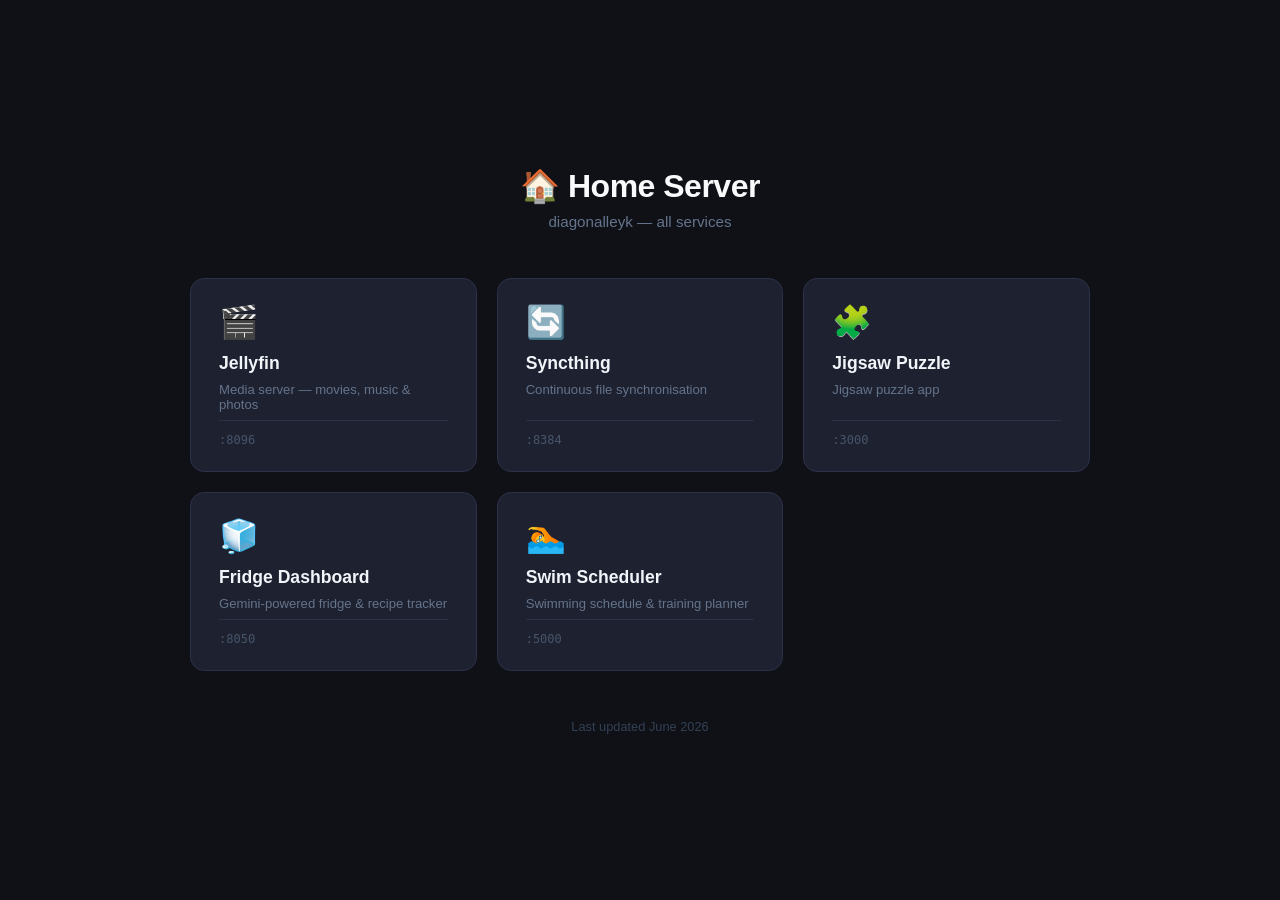
<file: home-page/index.html>
<!DOCTYPE html>
<html lang="en">
<head>
  <meta charset="UTF-8" />
  <meta name="viewport" content="width=device-width, initial-scale=1.0" />
  <title>Home Server</title>
  <style>
    * {
      box-sizing: border-box;
      margin: 0;
      padding: 0;
    }

    body {
      font-family: -apple-system, BlinkMacSystemFont, "Segoe UI", Roboto, Helvetica, Arial, sans-serif;
      background: #0f1117;
      color: #e2e8f0;
      min-height: 100vh;
      display: flex;
      flex-direction: column;
      align-items: center;
      justify-content: center;
      padding: 2rem;
    }

    h1 {
      font-size: 2rem;
      font-weight: 700;
      margin-bottom: 0.5rem;
      color: #f8fafc;
      letter-spacing: -0.5px;
    }

    .subtitle {
      color: #64748b;
      font-size: 0.95rem;
      margin-bottom: 3rem;
    }

    .grid {
      display: grid;
      grid-template-columns: repeat(auto-fit, minmax(220px, 1fr));
      gap: 1.25rem;
      width: 100%;
      max-width: 900px;
    }

    .card {
      background: #1e2130;
      border: 1px solid #2d3148;
      border-radius: 14px;
      padding: 1.5rem 1.75rem;
      text-decoration: none;
      color: inherit;
      transition: transform 0.15s ease, border-color 0.15s ease, box-shadow 0.15s ease;
      display: flex;
      flex-direction: column;
      gap: 0.5rem;
    }

    .card:hover {
      transform: translateY(-3px);
      border-color: #4f5a8a;
      box-shadow: 0 8px 24px rgba(0, 0, 0, 0.4);
    }

    .card-icon {
      font-size: 2rem;
      margin-bottom: 0.25rem;
    }

    .card-name {
      font-size: 1.1rem;
      font-weight: 600;
      color: #f1f5f9;
    }

    .card-desc {
      font-size: 0.82rem;
      color: #64748b;
    }

    .card-port {
      font-size: 0.75rem;
      color: #475569;
      margin-top: auto;
      padding-top: 0.75rem;
      border-top: 1px solid #2d3148;
      font-family: monospace;
    }

    footer {
      margin-top: 3rem;
      color: #334155;
      font-size: 0.8rem;
    }
  </style>
</head>
<body>
  <h1>🏠 Home Server</h1>
  <p class="subtitle">diagonalleyk — all services</p>

  <div class="grid">

    <a class="card" href="http://192.168.12.153:8096" target="_blank">
      <div class="card-icon">🎬</div>
      <div class="card-name">Jellyfin</div>
      <div class="card-desc">Media server — movies, music &amp; photos</div>
      <div class="card-port">:8096</div>
    </a>

    <a class="card" href="http://192.168.12.153:8384" target="_blank">
      <div class="card-icon">🔄</div>
      <div class="card-name">Syncthing</div>
      <div class="card-desc">Continuous file synchronisation</div>
      <div class="card-port">:8384</div>
    </a>

    <a class="card" href="http://192.168.12.153:3000" target="_blank">
      <div class="card-icon">🧩</div>
      <div class="card-name">Jigsaw Puzzle</div>
      <div class="card-desc">Jigsaw puzzle app</div>
      <div class="card-port">:3000</div>
    </a>

    <a class="card" href="http://192.168.12.153:8050" target="_blank">
      <div class="card-icon">🧊</div>
      <div class="card-name">Fridge Dashboard</div>
      <div class="card-desc">Gemini-powered fridge &amp; recipe tracker</div>
      <div class="card-port">:8050</div>
    </a>

    <a class="card" href="http://192.168.12.153:5000" target="_blank">
      <div class="card-icon">🏊</div>
      <div class="card-name">Swim Scheduler</div>
      <div class="card-desc">Swimming schedule &amp; training planner</div>
      <div class="card-port">:5000</div>
    </a>

  </div>

  <footer>Last updated June 2026</footer>
</body>
</html>
</file>
